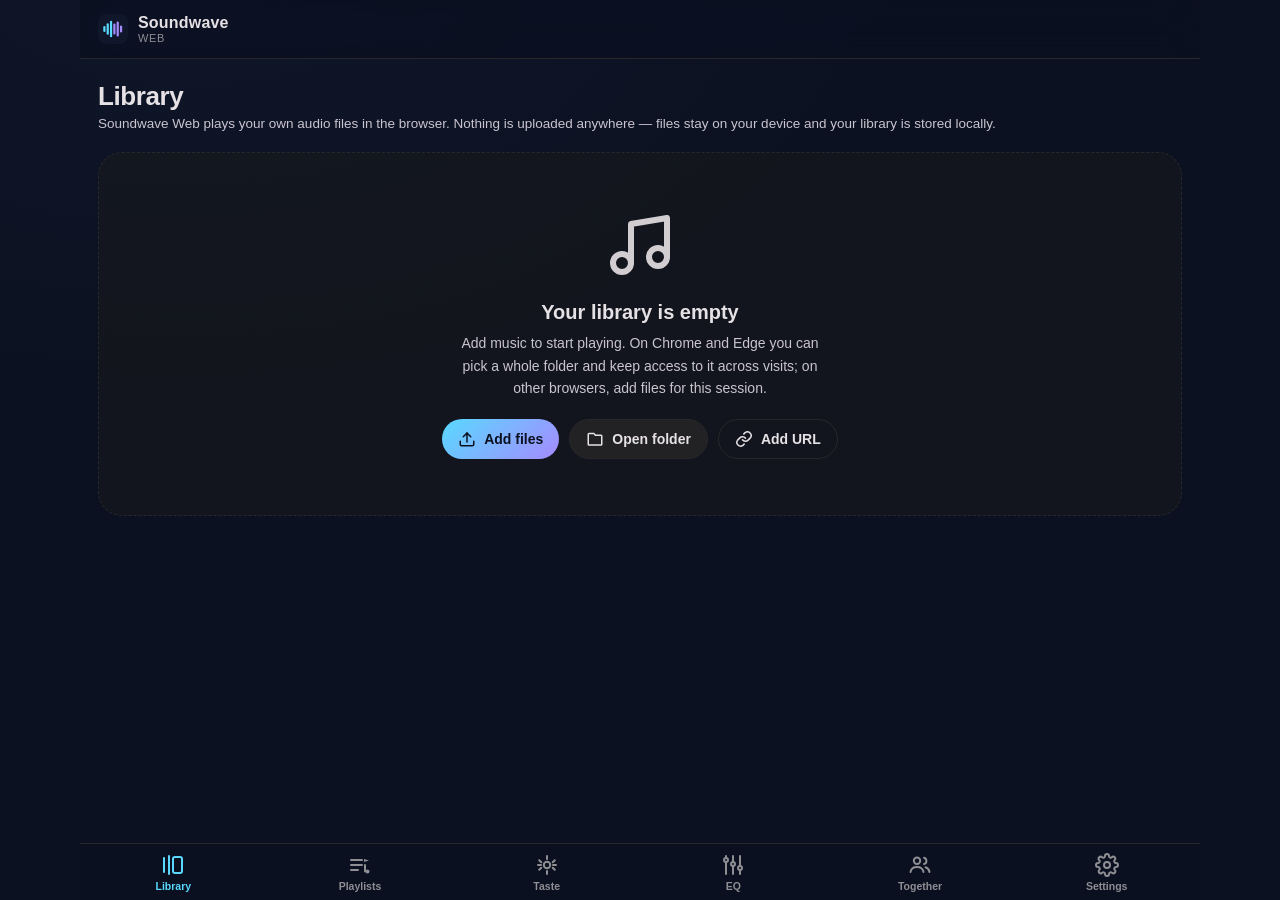
<file: app/src/main/assets/web/index.html>
<!doctype html>
<html lang="en">
  <head>
    <meta charset="UTF-8" />
    <meta name="viewport" content="width=device-width, initial-scale=1.0, viewport-fit=cover, maximum-scale=1" />
    <meta name="theme-color" content="#10172A" />
    <meta name="color-scheme" content="dark light" />
    <meta
      name="description"
      content="Soundwave Web — a browser build of the Soundwave music player. Local-first, no account, no cloud AI."
    />
    <link rel="icon" type="image/svg+xml" href="./icon.svg" />
    <link rel="apple-touch-icon" href="./icon-192.png" />
    <link rel="manifest" href="./manifest.webmanifest" />
    <title>Soundwave Web</title>
    <script type="module" crossorigin src="./assets/index-C6Nc1hye.js"></script>
    <link rel="modulepreload" crossorigin href="./assets/react-BdZgHC1P.js">
    <link rel="modulepreload" crossorigin href="./assets/audio-Xn28hZ7O.js">
    <link rel="stylesheet" crossorigin href="./assets/index-CPyMNBKD.css">
  </head>
  <body>
    <div id="root"></div>
  </body>
</html>
</file>
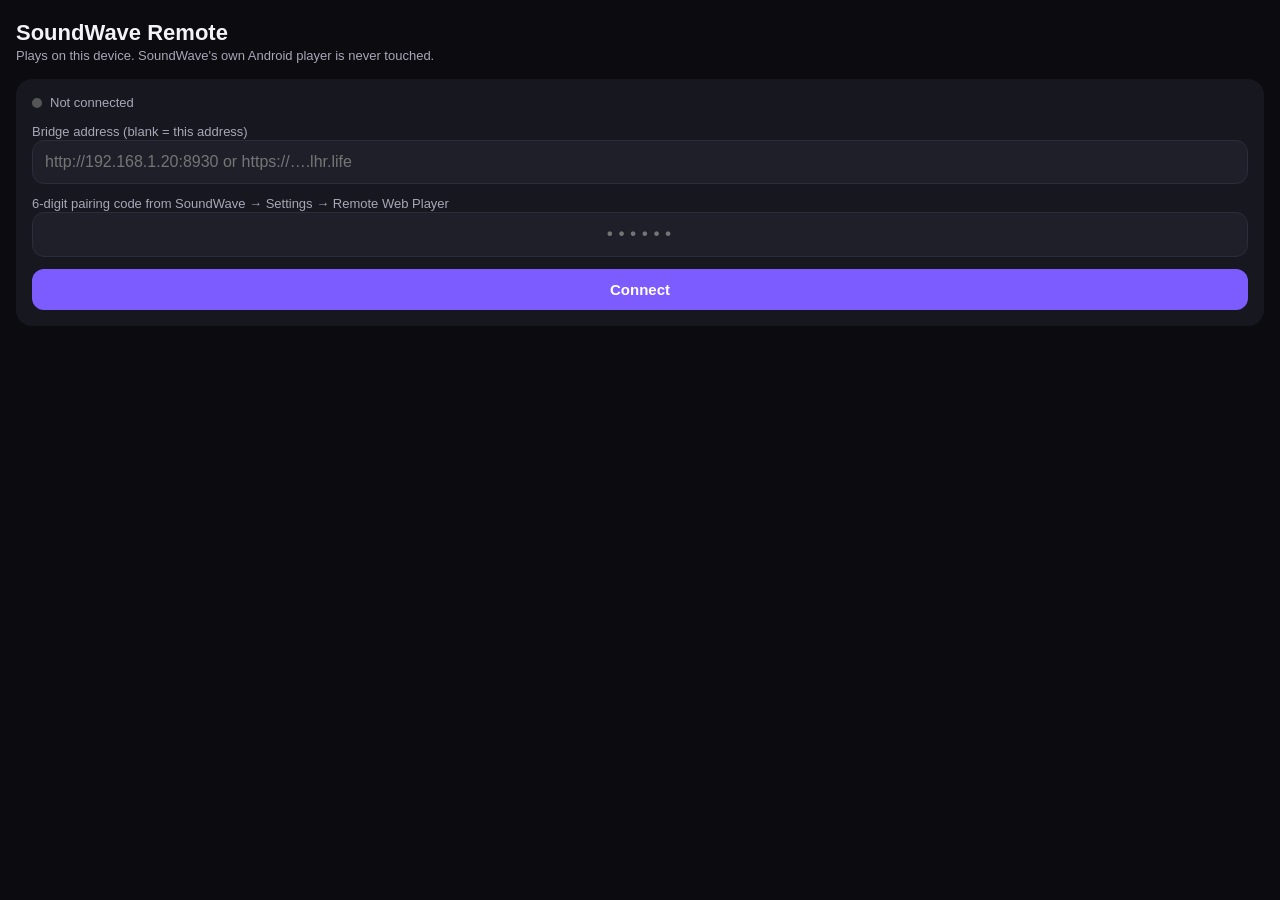
<file: app/src/main/assets/remote.html>
<!doctype html>
<html lang="en">
<head>
<meta charset="utf-8">
<meta name="viewport" content="width=device-width, initial-scale=1, viewport-fit=cover">
<meta name="theme-color" content="#0b0b10">
<title>SoundWave Remote</title>
<style>
  :root{--bg:#0b0b10;--card:#17171f;--card2:#1f1f2a;--text:#f4f4f8;--dim:#a7a7b8;--accent:#7c5cff;--accent2:#00d4a6;--danger:#ff5c7a;--radius:16px}
  *{box-sizing:border-box;-webkit-tap-highlight-color:transparent}
  body{margin:0;background:var(--bg);color:var(--text);font-family:-apple-system,BlinkMacSystemFont,"Segoe UI",Roboto,sans-serif;padding:16px 16px 120px}
  h1{font-size:22px;margin:4px 0 2px} .sub{color:var(--dim);font-size:13px;margin-bottom:16px}
  .card{background:var(--card);border-radius:var(--radius);padding:16px;margin-bottom:14px}
  .row{display:flex;gap:10px;align-items:center} .grow{flex:1}
  input[type=text],input[type=tel]{width:100%;background:var(--card2);border:1px solid #2c2c3a;color:var(--text);border-radius:12px;padding:12px;font-size:16px}
  button{background:var(--accent);color:#fff;border:0;border-radius:12px;padding:12px 16px;font-size:15px;font-weight:600;cursor:pointer}
  button.secondary{background:var(--card2);color:var(--text)} button.danger{background:var(--danger)}
  button:disabled{opacity:.45}
  .status{display:flex;align-items:center;gap:8px;font-size:13px;color:var(--dim)}
  .dot{width:10px;height:10px;border-radius:50%;background:#555}
  .dot.on{background:var(--accent2)} .dot.err{background:var(--danger)}
  .track{display:flex;gap:12px;align-items:center;padding:10px;border-radius:12px;cursor:pointer}
  .track:active,.track:hover{background:var(--card2)} .track.current{outline:1px solid var(--accent)}
  .track img{width:48px;height:48px;border-radius:8px;object-fit:cover;background:#222}
  .t-title{font-size:15px;font-weight:600;white-space:nowrap;overflow:hidden;text-overflow:ellipsis}
  .t-artist{font-size:13px;color:var(--dim);white-space:nowrap;overflow:hidden;text-overflow:ellipsis}
  .mini-btn{background:var(--card2);border-radius:10px;padding:8px 10px;font-size:13px}
  #playerBar{position:fixed;left:0;right:0;bottom:0;background:rgba(18,18,26,.97);border-top:1px solid #262633;padding:10px 14px calc(10px + env(safe-area-inset-bottom))}
  #playerBar .controls{display:flex;align-items:center;gap:10px}
  #playerBar button{border-radius:50%;width:44px;height:44px;padding:0;font-size:18px}
  #playBtn{width:54px;height:54px;font-size:22px;background:var(--accent)}
  input[type=range]{width:100%;accent-color:var(--accent)}
  .err{background:#3a1620;border:1px solid var(--danger);color:#ffd7de;border-radius:12px;padding:10px 12px;font-size:13px;margin-bottom:12px;display:none}
  .warn{background:#3a2f16;border:1px solid #b98a1d;color:#ffe9b0;border-radius:12px;padding:10px 12px;font-size:13px;margin-bottom:12px;display:none}
  .hidden{display:none!important} .code{font-family:ui-monospace,monospace;letter-spacing:2px;text-align:center;font-size:22px}
  .qhead{font-size:13px;color:var(--dim);margin:14px 0 6px;text-transform:uppercase;letter-spacing:.08em}
  img.artBig{width:100%;max-width:300px;border-radius:16px;display:block;margin:0 auto 10px;background:#222}
</style>
</head>
<body>
<h1>SoundWave Remote</h1>
<div class="sub">Plays on this device. SoundWave's own Android player is never touched.</div>

<div class="card">
  <div class="status"><span class="dot" id="statusDot"></span><span id="statusText">Not connected</span></div>
  <div id="connectForm" style="margin-top:12px">
    <label class="t-artist" for="baseInput">Bridge address (blank = this address)</label>
    <input type="text" id="baseInput" placeholder="http://192.168.1.20:8930 or https://….lhr.life" autocomplete="off">
    <div style="height:10px"></div>
    <label class="t-artist" for="codeInput">6-digit pairing code from SoundWave → Settings → Remote Web Player</label>
    <input type="tel" id="codeInput" class="code" inputmode="numeric" maxlength="6" placeholder="••••••" autocomplete="one-time-code">
    <div style="height:12px"></div>
    <button id="connectBtn" class="grow" style="width:100%">Connect</button>
  </div>
  <div id="sessionBox" class="hidden" style="margin-top:12px">
    <div class="row"><span class="grow t-artist" id="sessionInfo"></span>
      <button class="secondary" id="disconnectBtn">Disconnect</button></div>
  </div>
</div>

<div class="err" id="errorBox"></div>
<div class="warn" id="warnBox"></div>

<div class="card hidden" id="searchCard">
  <div class="row">
    <input type="text" id="searchInput" class="grow" placeholder="Search songs on YouTube Music…" enterkeyhint="search">
    <button id="searchBtn">Search</button>
  </div>
  <div id="results" style="margin-top:8px"></div>
  <div class="qhead hidden" id="queueHead">Queue</div>
  <div id="queueList"></div>
</div>

<div class="card hidden" id="nowCard">
  <img class="artBig" id="npArt" alt="">
  <div class="t-title" id="npTitle" style="text-align:center;font-size:18px"></div>
  <div class="t-artist" id="npArtist" style="text-align:center"></div>
</div>

<div id="playerBar" class="hidden">
  <input type="range" id="seek" min="0" max="1000" value="0">
  <div class="controls">
    <span class="t-artist" id="curTime">0:00</span>
    <button class="secondary" id="prevBtn" aria-label="Previous">⏮</button>
    <button id="playBtn" aria-label="Play or pause">▶</button>
    <button class="secondary" id="nextBtn" aria-label="Next">⏭</button>
    <span class="t-artist" id="durTime">0:00</span>
    <span class="grow"></span>
    <span class="t-artist" id="npMini"></span>
  </div>
</div>

<audio id="audio" preload="metadata" playsinline></audio>

<script>
"use strict";
const $ = (id) => document.getElementById(id);
const audio = $("audio");
const state = {
  base: sessionStorage.getItem("swRemoteBase") || "",
  token: sessionStorage.getItem("swRemoteToken") || "",
  queue: [], index: -1, playing: false, resolving: false, lastReport: 0,
};

function setStatus(mode, text) {
  $("statusDot").className = "dot" + (mode === "on" ? " on" : mode === "err" ? " err" : "");
  $("statusText").textContent = text;
}
function showError(msg) { const b = $("errorBox"); if (!msg) { b.style.display = "none"; return; } b.textContent = msg; b.style.display = "block"; }
function showWarn(msg) { const b = $("warnBox"); if (!msg) { b.style.display = "none"; return; } b.textContent = msg; b.style.display = "block"; }
function fmt(sec) { if (!isFinite(sec) || sec == null) return "0:00"; sec = Math.max(0, Math.floor(sec)); return Math.floor(sec / 60) + ":" + String(sec % 60).padStart(2, "0"); }

async function api(path, opts = {}) {
  const headers = Object.assign({}, opts.headers || {});
  if (state.token) headers["Authorization"] = "Bearer " + state.token;
  let body;
  if (opts.body !== undefined) { headers["Content-Type"] = "application/json"; body = JSON.stringify(opts.body); }
  let resp;
  const ctrl = opts.timeoutMs ? new AbortController() : null;
  const timer = ctrl ? setTimeout(() => ctrl.abort(), opts.timeoutMs) : null;
  try {
    resp = await fetch(state.base + path, { method: opts.method || "GET", headers, body, signal: ctrl ? ctrl.signal : undefined });
  } catch (e) {
    if (ctrl && e && e.name === "AbortError") {
      throw { code: "TIMEOUT", message: "SoundWave took too long to prepare this track. Check the phone's connection, then press play to retry." };
    }
    throw { code: "NETWORK", message: "Could not reach SoundWave at " + (state.base || location.origin) + ". Check the address and that both devices are connected, then retry." };
  } finally {
    if (timer) clearTimeout(timer);
  }
  let data = null;
  try { data = await resp.json(); } catch (e) { /* stream or empty */ }
  if (!resp.ok) {
    const err = (data && data.error) || { code: "HTTP_" + resp.status, message: "SoundWave returned an error (" + resp.status + ")." };
    if (err.code === "UNAUTHORIZED") { clearSession(); }
    throw err;
  }
  return data;
}

function saveSession() {
  sessionStorage.setItem("swRemoteToken", state.token);
  sessionStorage.setItem("swRemoteBase", state.base);
}
function clearSession() {
  state.token = ""; sessionStorage.removeItem("swRemoteToken");
  $("sessionBox").classList.add("hidden"); $("connectForm").classList.remove("hidden");
  $("searchCard").classList.add("hidden"); setStatus("", "Not connected — pair to continue");
}

async function checkHealth() {
  const data = await api("/api/health");
  if (!data || data.ok !== true || data.service !== "soundwave-remote") {
    throw { code: "NOT_A_BRIDGE", message: "That address answered, but not as a SoundWave bridge. Check the address and port." };
  }
  return data;
}

async function connect() {
  showError(""); showWarn("");
  const rawBase = $("baseInput").value.trim().replace(/\/+$/, "");
  state.base = rawBase;
  const code = $("codeInput").value.trim();
  setStatus("", "Checking bridge…");
  try {
    await checkHealth();
    if (code) {
      setStatus("", "Pairing…");
      const paired = await api("/api/pair", { method: "POST", body: { code } });
      state.token = paired.sessionToken; saveSession();
    } else if (!state.token) {
      throw { code: "PAIRING_REQUIRED", message: "Enter the 6-digit pairing code shown in SoundWave." };
    }
    const session = await api("/api/session");
    onConnected(session);
  } catch (e) {
    setStatus("err", "Not connected");
    showError(e.message || "Connection failed.");
  }
}

function onConnected(session) {
  saveSession();
  setStatus("on", "Connected to SoundWave" + (state.base ? " at " + state.base : ""));
  $("connectForm").classList.add("hidden");
  $("sessionBox").classList.remove("hidden");
  $("sessionInfo").textContent = "Paired session " + (session.session ? session.session.label : "") + " · expires " +
    (session.session ? new Date(session.session.expiresAtMs).toLocaleTimeString() : "");
  $("searchCard").classList.remove("hidden");
  reportState();
}

async function search() {
  const q = $("searchInput").value.trim();
  if (!q) return;
  showError("");
  $("results").innerHTML = '<div class="t-artist">Searching SoundWave…</div>';
  try {
    const data = await api("/api/search?q=" + encodeURIComponent(q));
    renderResults(data.results || []);
  } catch (e) {
    $("results").innerHTML = "";
    if (e.code !== "UNAUTHORIZED") showError(e.message || "Search failed.");
    else showError("Session expired. Pair again to continue.");
  }
}

function trackRow(track, idx, list, current) {
  const row = document.createElement("div");
  row.className = "track" + (current ? " current" : "");
  const img = document.createElement("img"); img.alt = ""; if (track.thumbnailUrl) img.src = track.thumbnailUrl;
  const mid = document.createElement("div"); mid.className = "grow"; mid.style.minWidth = "0";
  const t = document.createElement("div"); t.className = "t-title"; t.textContent = track.title;
  const a = document.createElement("div"); a.className = "t-artist"; a.textContent = track.artist + (track.durationSec ? " · " + fmt(track.durationSec) : "");
  mid.append(t, a);
  const add = document.createElement("button"); add.className = "mini-btn"; add.textContent = "+ Queue";
  add.addEventListener("click", (ev) => { ev.stopPropagation(); state.queue.push(track); renderQueue(); reportState(); });
  row.append(img, mid, add);
  row.addEventListener("click", () => playFrom(list, idx));
  return row;
}

function renderResults(results) {
  const box = $("results"); box.innerHTML = "";
  if (!results.length) { box.innerHTML = '<div class="t-artist">No results. Try another search.</div>'; return; }
  results.forEach((track, i) => box.appendChild(trackRow(track, i, results, false)));
}

function renderQueue() {
  const box = $("queueList"); box.innerHTML = "";
  $("queueHead").classList.toggle("hidden", state.queue.length === 0);
  state.queue.forEach((track, i) => box.appendChild(trackRow(track, i, state.queue, i === state.index)));
}

async function playFrom(list, idx) {
  state.queue = list.slice(); state.index = idx;
  await playCurrent();
}

async function playCurrent() {
  const track = state.queue[state.index];
  if (!track || state.resolving) return;
  state.resolving = true;
  showError(""); showWarn("");
  renderQueue();
  $("npTitle").textContent = track.title; $("npArtist").textContent = track.artist;
  $("npArt").src = track.thumbnailUrl || ""; $("npMini").textContent = track.title;
  $("nowCard").classList.remove("hidden"); $("playerBar").classList.remove("hidden");
  try {
    showWarn("Asking SoundWave to prepare this track…");
    const resolved = await api("/api/resolve", { method: "POST", body: { trackId: track.id }, timeoutMs: 120000 });
    if (resolved.safariCompatible === false) {
      showWarn("SoundWave could only find an Opus/WebM source for this track, which older iPhones cannot play. If it stays silent, pick another track.");
    } else {
      showWarn("Loading audio…");
    }
    audio.src = state.base + resolved.streamPath + "?t=" + encodeURIComponent(state.token);
    await audio.play();
    if (resolved.safariCompatible !== false) showWarn("");
  } catch (e) {
    if (e.code === "UNAUTHORIZED") showError("Session expired. Pair again to continue.");
    else showError(e.message || "Could not start this track.");
  } finally {
    state.resolving = false;
    reportState();
  }
}

async function next(auto) {
  if (state.index < state.queue.length - 1) { state.index++; await playCurrent(); }
  else if (!auto) { showWarn("End of queue."); }
}
async function prev() {
  if (audio.currentTime > 3) { audio.currentTime = 0; return; }
  if (state.index > 0) { state.index--; await playCurrent(); }
}

function reportState() {
  if (!state.token) return;
  const now = Date.now();
  if (now - state.lastReport < 800) return;
  state.lastReport = now;
  const track = state.queue[state.index] || null;
  api("/api/state", { method: "POST", body: {
    track, queue: state.queue, queueIndex: state.index,
    playing: state.playing, positionMs: Math.floor((audio.currentTime || 0) * 1000),
  }}).catch(() => {});
}

$("connectBtn").addEventListener("click", connect);
$("searchBtn").addEventListener("click", search);
$("searchInput").addEventListener("keydown", (e) => { if (e.key === "Enter") search(); });
$("disconnectBtn").addEventListener("click", async () => {
  try { await api("/api/session", { method: "DELETE" }); } catch (e) { /* already gone */ }
  audio.pause(); audio.removeAttribute("src"); clearSession();
});
$("playBtn").addEventListener("click", async () => {
  if (state.index < 0 && state.queue.length) { state.index = 0; await playCurrent(); return; }
  if (audio.paused) { try { await audio.play(); } catch (e) { showError("Tap play again — the browser blocked autoplay."); } }
  else audio.pause();
});
$("nextBtn").addEventListener("click", () => next(false));
$("prevBtn").addEventListener("click", prev);
$("seek").addEventListener("input", () => {
  if (isFinite(audio.duration) && audio.duration > 0) audio.currentTime = (Number($("seek").value) / 1000) * audio.duration;
});

audio.addEventListener("play", () => { state.playing = true; $("playBtn").textContent = "⏸"; reportState(); updateMediaSession(); });
audio.addEventListener("pause", () => { state.playing = false; $("playBtn").textContent = "▶"; reportState(); });
audio.addEventListener("ended", () => next(true));
audio.addEventListener("timeupdate", () => {
  if (isFinite(audio.duration) && audio.duration > 0) $("seek").value = String(Math.floor((audio.currentTime / audio.duration) * 1000));
  $("curTime").textContent = fmt(audio.currentTime); $("durTime").textContent = fmt(audio.duration);
});
audio.addEventListener("seeked", reportState);
audio.addEventListener("error", async () => {
  if (state.index < 0 || state.streamRetrying) return;
  state.streamRetrying = true;
  // The bridge re-resolves expired sources; one automatic retry covers a
  // source that died between resolve and play.
  showWarn("Stream interrupted — asking SoundWave for a fresh source…");
  const pos = audio.currentTime || 0;
  const track = state.queue[state.index];
  try {
    const resolved = await api("/api/resolve", { method: "POST", body: { trackId: track.id } });
    audio.src = state.base + resolved.streamPath + "?t=" + encodeURIComponent(state.token);
    audio.currentTime = pos;
    await audio.play();
    showWarn("");
  } catch (e) {
    showError(e.message || "Playback failed. The source may have expired — press play to retry.");
  } finally {
    state.streamRetrying = false;
  }
});

function updateMediaSession() {
  if (!("mediaSession" in navigator)) return;
  const track = state.queue[state.index]; if (!track) return;
  navigator.mediaSession.metadata = new MediaMetadata({
    title: track.title, artist: track.artist, album: track.album || "",
    artwork: track.thumbnailUrl ? [{ src: track.thumbnailUrl, sizes: "512x512" }] : [],
  });
  navigator.mediaSession.setActionHandler("play", () => audio.play());
  navigator.mediaSession.setActionHandler("pause", () => audio.pause());
  navigator.mediaSession.setActionHandler("nexttrack", () => next(false));
  navigator.mediaSession.setActionHandler("previoustrack", prev);
}

// Resume an existing session on load (tokens live in sessionStorage only).
(async () => {
  $("baseInput").value = state.base;
  if (!state.token) return;
  try {
    await checkHealth();
    const session = await api("/api/session");
    onConnected(session);
  } catch (e) { clearSession(); }
})();
</script>
</body>
</html>
</file>
<file: app/src/main/assets/web/assets/index-CPyMNBKD.css>
:root{--bg: #0b1120;--bg-grad-a: #10172a;--bg-grad-b: #0b1120;--surface: #1a1a1c;--surface-2: #222225;--surface-raised: #2c2c2e;--stroke: #28282c;--queue-bg: #121214;--text: #e6e1e5;--text-secondary: #cac4d0;--text-dim: #8e8e93;--accent: #4c8dff;--accent-cyan: #59d9ff;--accent-violet: #a58bff;--danger: #ff6b6b;--ok: #4ade80;--shadow: 0 8px 30px rgba(0, 0, 0, .45);--radius: 16px;--radius-sm: 10px;--radius-lg: 24px;--player-h: 76px;--nav-h: 62px;--maxw: 1120px}[data-theme=light]{--bg: #f2f2f7;--bg-grad-a: #f7f7fa;--bg-grad-b: #ececf1;--surface: #ffffff;--surface-2: #f2f2f7;--surface-raised: #e5e5ea;--stroke: #e5e5ea;--queue-bg: #e5e5ea;--text: #1c1b1f;--text-secondary: #49454f;--text-dim: #8e8e93;--accent: #0066ff;--accent-cyan: #0a84c4;--accent-violet: #7a5cd0;--shadow: 0 8px 26px rgba(0, 0, 0, .12)}*{box-sizing:border-box;-webkit-tap-highlight-color:transparent}html,body{margin:0;padding:0;height:100%}body{font-family:-apple-system,BlinkMacSystemFont,Segoe UI,Roboto,Helvetica Neue,Arial,sans-serif;color:var(--text);background:radial-gradient(1200px 800px at 15% -10%,var(--bg-grad-a),var(--bg-grad-b) 60%);background-attachment:fixed;-webkit-font-smoothing:antialiased;overscroll-behavior-y:none}#root{min-height:100%;display:flex;flex-direction:column}button{font-family:inherit;color:inherit;cursor:pointer;border:none;background:none}input,select,textarea{font-family:inherit;color:inherit}::selection{background:color-mix(in srgb,var(--accent-violet) 45%,transparent)}*{scrollbar-width:thin;scrollbar-color:var(--surface-raised) transparent}*::-webkit-scrollbar{width:10px;height:10px}*::-webkit-scrollbar-thumb{background:var(--surface-raised);border-radius:8px;border:2px solid transparent;background-clip:content-box}.app{display:flex;flex-direction:column;min-height:100dvh;max-width:var(--maxw);width:100%;margin:0 auto;padding-bottom:calc(var(--player-h) + var(--nav-h) + env(safe-area-inset-bottom))}.topbar{position:sticky;top:0;z-index:20;display:flex;align-items:center;gap:12px;padding:14px 18px;padding-top:calc(14px + env(safe-area-inset-top));background:color-mix(in srgb,var(--bg) 82%,transparent);backdrop-filter:blur(18px) saturate(140%);-webkit-backdrop-filter:blur(18px) saturate(140%);border-bottom:1px solid var(--stroke)}.brand{display:flex;align-items:center;gap:10px;font-weight:700;letter-spacing:.2px}.brand img{width:30px;height:30px;border-radius:8px}.brand .brand-sub{font-size:11px;font-weight:500;color:var(--text-dim);letter-spacing:.6px;text-transform:uppercase}.topbar .spacer{flex:1}.content{flex:1;padding:18px 18px 8px}.page-title{font-size:26px;font-weight:800;margin:4px 0 2px;letter-spacing:-.4px}.page-sub{color:var(--text-secondary);font-size:13.5px;margin:0 0 18px;line-height:1.5}.btn{display:inline-flex;align-items:center;justify-content:center;gap:8px;padding:10px 16px;border-radius:999px;background:var(--surface-2);border:1px solid var(--stroke);font-weight:600;font-size:14px;transition:transform .06s ease,background .15s ease,opacity .15s ease}.btn:hover{background:var(--surface-raised)}.btn:active{transform:scale(.97)}.btn:disabled{opacity:.45;cursor:not-allowed}.btn.primary{background:linear-gradient(135deg,var(--accent-cyan),var(--accent-violet));color:#0b1120;border:none;font-weight:700}[data-theme=light] .btn.primary{color:#fff}.btn.ghost{background:transparent}.btn.icon{padding:8px;width:40px;height:40px}.btn.sm{padding:7px 12px;font-size:13px}.chip{display:inline-flex;align-items:center;gap:6px;padding:6px 12px;border-radius:999px;background:var(--surface-2);border:1px solid var(--stroke);font-size:12.5px;font-weight:600;color:var(--text-secondary);white-space:nowrap}.chip.active{background:color-mix(in srgb,var(--accent) 22%,transparent);border-color:color-mix(in srgb,var(--accent) 55%,transparent);color:var(--text)}.card{background:var(--surface);border:1px solid var(--stroke);border-radius:var(--radius);padding:16px;box-shadow:var(--shadow)}.card+.card{margin-top:14px}.card h3{margin:0 0 4px;font-size:16px}.card .hint{color:var(--text-dim);font-size:12.5px;margin:0;line-height:1.5}.grid{display:grid;gap:12px}.empty{text-align:center;padding:56px 24px;border:1px dashed var(--stroke);border-radius:var(--radius-lg);background:color-mix(in srgb,var(--surface) 55%,transparent)}.empty .empty-icon{width:76px;height:76px;margin:0 auto 16px;opacity:.9}.empty h2{margin:0 0 8px;font-size:20px}.empty p{color:var(--text-secondary);margin:0 auto 20px;max-width:46ch;line-height:1.6;font-size:14px}.empty .actions{display:flex;gap:10px;justify-content:center;flex-wrap:wrap}.track-list{display:flex;flex-direction:column}.track-row{display:flex;align-items:center;gap:12px;padding:9px 10px;border-radius:var(--radius-sm);transition:background .12s ease;cursor:pointer}.track-row:hover{background:var(--surface-2)}.track-row.active{background:color-mix(in srgb,var(--accent) 15%,transparent)}.track-row.active .t-title{color:var(--accent-cyan)}.track-index{width:22px;text-align:center;color:var(--text-dim);font-size:13px;font-variant-numeric:tabular-nums;flex:none}.track-art{width:46px;height:46px;border-radius:9px;object-fit:cover;background:var(--surface-raised);flex:none}.art-fallback{width:46px;height:46px;border-radius:9px;flex:none;display:grid;place-items:center;background:linear-gradient(135deg,color-mix(in srgb,var(--accent-cyan) 30%,var(--surface-raised)),color-mix(in srgb,var(--accent-violet) 30%,var(--surface-raised)));color:var(--text);font-weight:700}.track-main{min-width:0;flex:1}.t-title{font-weight:600;font-size:14.5px;white-space:nowrap;overflow:hidden;text-overflow:ellipsis}.t-sub{color:var(--text-dim);font-size:12.5px;white-space:nowrap;overflow:hidden;text-overflow:ellipsis;margin-top:2px}.track-dur{color:var(--text-dim);font-size:12.5px;font-variant-numeric:tabular-nums;flex:none}.track-actions{display:flex;gap:4px;flex:none;opacity:0;transition:opacity .15s ease}.track-row:hover .track-actions,.track-row:focus-within .track-actions{opacity:1}@media(hover:none){.track-actions{opacity:1}}.playing-bars{display:inline-flex;align-items:flex-end;gap:2px;height:15px}.playing-bars span{width:3px;background:var(--accent-cyan);border-radius:2px;animation:eq .9s ease-in-out infinite}.playing-bars span:nth-child(1){height:40%;animation-delay:-.3s}.playing-bars span:nth-child(2){height:80%;animation-delay:-.15s}.playing-bars span:nth-child(3){height:55%;animation-delay:-.45s}@keyframes eq{0%,to{transform:scaleY(.4)}50%{transform:scaleY(1)}}.lib-toolbar{display:flex;align-items:center;gap:10px;margin-bottom:12px;flex-wrap:wrap}.search{flex:1;min-width:180px;display:flex;align-items:center;gap:8px;background:var(--surface-2);border:1px solid var(--stroke);border-radius:999px;padding:8px 14px}.search input{flex:1;background:none;border:none;outline:none;font-size:14px;min-width:0}.sort-select{background:var(--surface-2);border:1px solid var(--stroke);border-radius:999px;padding:8px 12px;font-size:13px;outline:none}.stat-row{display:flex;gap:10px;flex-wrap:wrap;margin-bottom:16px}.stat-pill{background:var(--surface);border:1px solid var(--stroke);border-radius:var(--radius-sm);padding:10px 14px;min-width:96px}.stat-pill .n{font-size:20px;font-weight:800;letter-spacing:-.5px}.stat-pill .l{font-size:11.5px;color:var(--text-dim);text-transform:uppercase;letter-spacing:.5px;margin-top:2px}.playerbar{position:fixed;left:0;right:0;bottom:calc(var(--nav-h) + env(safe-area-inset-bottom));z-index:30;max-width:var(--maxw);margin:0 auto;padding:8px 12px}.playerbar-inner{display:flex;align-items:center;gap:12px;background:color-mix(in srgb,var(--surface) 92%,transparent);backdrop-filter:blur(20px) saturate(150%);-webkit-backdrop-filter:blur(20px) saturate(150%);border:1px solid var(--stroke);border-radius:var(--radius);padding:8px 12px;box-shadow:var(--shadow);cursor:pointer}.playerbar .seekline{position:absolute;left:12px;right:12px;top:6px;height:3px;border-radius:3px;background:var(--surface-raised);overflow:hidden}.playerbar .seekline .fill{height:100%;background:linear-gradient(90deg,var(--accent-cyan),var(--accent-violet))}.pb-main{min-width:0;flex:1}.pb-title{font-weight:650;font-size:14px;white-space:nowrap;overflow:hidden;text-overflow:ellipsis}.pb-sub{color:var(--text-dim);font-size:12px;white-space:nowrap;overflow:hidden;text-overflow:ellipsis}.pb-controls{display:flex;align-items:center;gap:4px}.sheet-backdrop{position:fixed;inset:0;z-index:40;background:#00000080;backdrop-filter:blur(4px);display:flex;align-items:flex-end;justify-content:center;animation:fade .2s ease}@keyframes fade{0%{opacity:0}to{opacity:1}}.sheet{width:100%;max-width:var(--maxw);max-height:92dvh;overflow-y:auto;background:var(--queue-bg);border:1px solid var(--stroke);border-bottom:none;border-radius:var(--radius-lg) var(--radius-lg) 0 0;padding:12px 18px calc(20px + env(safe-area-inset-bottom));animation:slideup .28s cubic-bezier(.22,1,.36,1)}@keyframes slideup{0%{transform:translateY(28px);opacity:.6}to{transform:translateY(0);opacity:1}}.sheet-grabber{width:40px;height:4px;border-radius:4px;background:var(--surface-raised);margin:0 auto 14px}.np-art-wrap{position:relative;width:min(74vw,340px);aspect-ratio:1;margin:4px auto 20px;border-radius:var(--radius-lg);overflow:hidden;box-shadow:var(--shadow)}.np-art-wrap img,.np-art-wrap .art-fallback{width:100%;height:100%}.np-art-wrap .art-fallback{border-radius:0;font-size:54px}.np-visualizer{position:absolute;inset:auto 0 0;height:64px;width:100%;opacity:.92}.np-title{text-align:center;font-size:21px;font-weight:800;letter-spacing:-.3px;margin:0;white-space:nowrap;overflow:hidden;text-overflow:ellipsis}.np-artist{text-align:center;color:var(--text-secondary);font-size:15px;margin:5px 0 0;white-space:nowrap;overflow:hidden;text-overflow:ellipsis}.np-album{text-align:center;color:var(--text-dim);font-size:12.5px;margin:3px 0 0}.seek{margin:22px 0 4px}.seek-track{position:relative;height:6px;border-radius:6px;background:var(--surface-raised);cursor:pointer}.seek-fill{position:absolute;inset:0 auto 0 0;border-radius:6px;background:linear-gradient(90deg,var(--accent-cyan),var(--accent-violet))}.seek-thumb{position:absolute;top:50%;width:14px;height:14px;border-radius:50%;background:#fff;transform:translate(-50%,-50%);box-shadow:0 1px 5px #0006}.seek-times{display:flex;justify-content:space-between;color:var(--text-dim);font-size:12px;margin-top:7px;font-variant-numeric:tabular-nums}.transport{display:flex;align-items:center;justify-content:center;gap:14px;margin:16px 0 8px}.transport .tbtn{width:52px;height:52px;border-radius:50%;display:grid;place-items:center;color:var(--text)}.transport .tbtn:hover{background:var(--surface-2)}.transport .play{width:68px;height:68px;background:linear-gradient(135deg,var(--accent-cyan),var(--accent-violet));color:#0b1120;box-shadow:0 6px 20px color-mix(in srgb,var(--accent-violet) 40%,transparent)}[data-theme=light] .transport .play{color:#fff}.transport .play:active{transform:scale(.96)}.tbtn.on{color:var(--accent-cyan)}.np-secondary{display:flex;align-items:center;justify-content:space-between;gap:10px;margin-top:10px;color:var(--text-secondary)}.vol{display:flex;align-items:center;gap:8px;flex:1;max-width:240px}.vol input[type=range]{flex:1}input[type=range]{-webkit-appearance:none;appearance:none;height:5px;border-radius:5px;background:var(--surface-raised);outline:none}input[type=range]::-webkit-slider-thumb{-webkit-appearance:none;width:15px;height:15px;border-radius:50%;background:#fff;cursor:pointer;box-shadow:0 1px 4px #0006}input[type=range]::-moz-range-thumb{width:15px;height:15px;border:none;border-radius:50%;background:#fff;cursor:pointer}.queue-section{margin-top:20px}.queue-head{display:flex;align-items:center;justify-content:space-between;margin-bottom:8px}.queue-head h4{margin:0;font-size:14px;color:var(--text-secondary);text-transform:uppercase;letter-spacing:.6px}.eq-head{display:flex;align-items:center;justify-content:space-between;gap:12px;margin-bottom:14px}.eq-bands{display:flex;gap:6px;align-items:flex-end;justify-content:space-between;padding:18px 8px 8px;overflow-x:auto}.eq-band{display:flex;flex-direction:column;align-items:center;gap:8px;min-width:40px}.eq-slider{writing-mode:vertical-lr;direction:rtl;width:6px;height:150px;-webkit-appearance:none;appearance:none;background:linear-gradient(var(--accent-violet),var(--accent-cyan));border-radius:6px}.eq-slider::-webkit-slider-thumb{-webkit-appearance:none;width:18px;height:18px;border-radius:50%;background:#fff;box-shadow:0 1px 5px #00000080;cursor:pointer}.eq-slider::-moz-range-thumb{width:18px;height:18px;border:none;border-radius:50%;background:#fff;cursor:pointer}.eq-band .freq{font-size:11px;color:var(--text-dim)}.eq-band .gain{font-size:11px;color:var(--text-secondary);font-variant-numeric:tabular-nums}.preset-row{display:flex;gap:8px;flex-wrap:wrap;margin-bottom:14px}.preamp-row{display:flex;align-items:center;gap:12px;padding:4px 8px 12px}.preamp-row label{font-size:13px;color:var(--text-secondary);min-width:72px}.preamp-row output{font-variant-numeric:tabular-nums;font-size:13px;color:var(--text-dim);min-width:56px;text-align:right}.taste-hero{text-align:center;padding:26px 18px;border-radius:var(--radius-lg);background:linear-gradient(160deg,color-mix(in srgb,var(--accent-violet) 18%,var(--surface)),var(--surface));border:1px solid var(--stroke);margin-bottom:18px}.taste-hero h2{margin:0 0 6px;font-size:22px}.taste-hero p{color:var(--text-secondary);margin:0 auto 18px;max-width:52ch;font-size:13.5px;line-height:1.6}.taste-factor{display:flex;align-items:center;gap:8px;font-size:11.5px;color:var(--text-dim)}.taste-factor .dot{width:7px;height:7px;border-radius:50%}.score-badge{font-variant-numeric:tabular-nums;font-weight:700;color:var(--accent-cyan);font-size:13px}.why{display:flex;gap:10px;flex-wrap:wrap;margin-top:4px}.setting-row{display:flex;align-items:center;justify-content:space-between;gap:14px;padding:13px 0;border-bottom:1px solid var(--stroke)}.setting-row:last-child{border-bottom:none}.setting-row .label{font-weight:600;font-size:14.5px}.setting-row .desc{color:var(--text-dim);font-size:12.5px;margin-top:2px;line-height:1.5;max-width:60ch}.switch{position:relative;width:48px;height:28px;border-radius:999px;background:var(--surface-raised);border:1px solid var(--stroke);flex:none;transition:background .18s ease}.switch.on{background:linear-gradient(135deg,var(--accent-cyan),var(--accent-violet));border-color:transparent}.switch .knob{position:absolute;top:2px;left:2px;width:22px;height:22px;border-radius:50%;background:#fff;transition:transform .18s cubic-bezier(.22,1,.36,1);box-shadow:0 1px 4px #00000059}.switch.on .knob{transform:translate(20px)}.toast-wrap{position:fixed;left:50%;transform:translate(-50%);bottom:calc(var(--player-h) + var(--nav-h) + 18px + env(safe-area-inset-bottom));z-index:60;display:flex;flex-direction:column;gap:8px;align-items:center;pointer-events:none;width:min(92vw,520px)}.toast{pointer-events:auto;background:var(--surface-raised);border:1px solid var(--stroke);color:var(--text);padding:11px 16px;border-radius:999px;font-size:13.5px;box-shadow:var(--shadow);animation:toastin .22s ease;max-width:100%;text-align:center}.toast.error{border-color:color-mix(in srgb,var(--danger) 55%,transparent);background:color-mix(in srgb,var(--danger) 18%,var(--surface-raised))}@keyframes toastin{0%{transform:translateY(10px);opacity:0}to{transform:translateY(0);opacity:1}}.modal-backdrop{position:fixed;inset:0;z-index:55;background:#0000008c;display:grid;place-items:center;padding:20px;animation:fade .18s ease}.modal{width:min(94vw,460px);background:var(--surface);border:1px solid var(--stroke);border-radius:var(--radius-lg);padding:22px;box-shadow:var(--shadow)}.modal h3{margin:0 0 14px;font-size:18px}.modal .field{margin-bottom:14px}.modal input[type=text],.modal textarea{width:100%;background:var(--surface-2);border:1px solid var(--stroke);border-radius:var(--radius-sm);padding:11px 13px;font-size:14px;outline:none}.modal textarea{min-height:120px;resize:vertical;font-family:ui-monospace,SFMono-Regular,Menlo,monospace;font-size:12.5px}.modal .modal-actions{display:flex;gap:10px;justify-content:flex-end;margin-top:6px}.modal label{display:block;font-size:12.5px;color:var(--text-secondary);margin-bottom:6px}.bottomnav{position:fixed;left:0;right:0;bottom:0;z-index:35;max-width:var(--maxw);margin:0 auto;display:flex;background:color-mix(in srgb,var(--bg) 88%,transparent);backdrop-filter:blur(18px) saturate(140%);-webkit-backdrop-filter:blur(18px) saturate(140%);border-top:1px solid var(--stroke);padding-bottom:env(safe-area-inset-bottom)}.nav-item{flex:1;display:flex;flex-direction:column;align-items:center;gap:3px;padding:9px 0 8px;color:var(--text-dim);font-size:10.5px;font-weight:600;transition:color .15s ease}.nav-item.active{color:var(--accent-cyan)}.nav-item .nav-ic{width:24px;height:24px}.progress-overlay{position:fixed;inset:0;z-index:70;background:#0009;display:grid;place-items:center;padding:24px}.progress-card{width:min(92vw,420px);background:var(--surface);border:1px solid var(--stroke);border-radius:var(--radius);padding:22px;text-align:center}.progress-bar{height:7px;border-radius:7px;background:var(--surface-raised);overflow:hidden;margin:14px 0 8px}.progress-bar .fill{height:100%;background:linear-gradient(90deg,var(--accent-cyan),var(--accent-violet));transition:width .2s ease}.progress-name{color:var(--text-dim);font-size:12.5px;white-space:nowrap;overflow:hidden;text-overflow:ellipsis}.row{display:flex;align-items:center;gap:10px}.row.wrap{flex-wrap:wrap}.grow{flex:1;min-width:0}.muted{color:var(--text-dim)}.mono{font-family:ui-monospace,SFMono-Regular,Menlo,monospace}.center{text-align:center}.hidden{display:none!important}.linkish{color:var(--accent-cyan);text-decoration:none}.linkish:hover{text-decoration:underline}.section-title{font-size:13px;text-transform:uppercase;letter-spacing:.6px;color:var(--text-dim);margin:22px 0 10px;font-weight:700}@media(max-width:560px){.page-title{font-size:22px}.transport{gap:8px}.transport .tbtn{width:46px;height:46px}.transport .play{width:62px;height:62px}}
</file>
